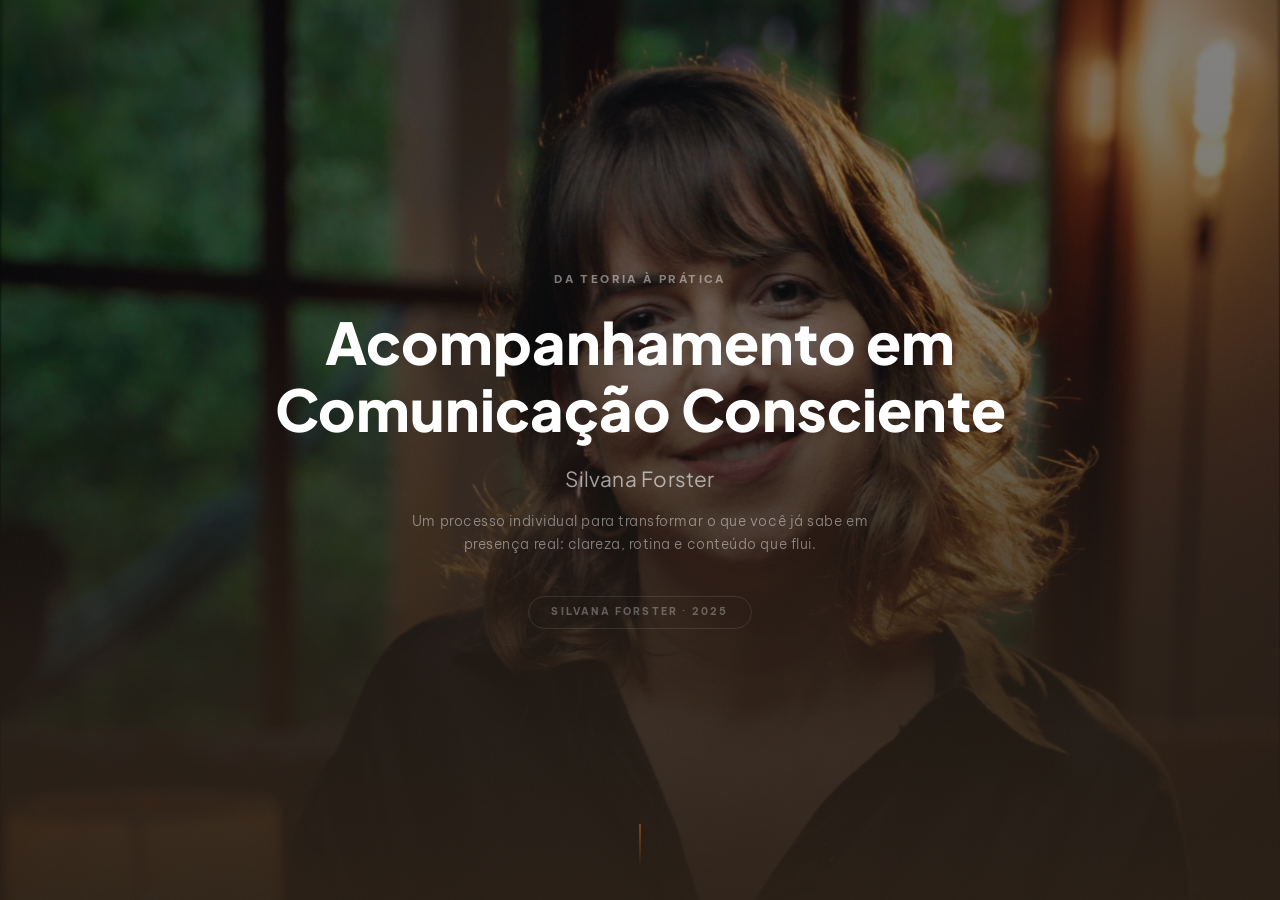
<file: comunicacao-consciente/index.html>
<!DOCTYPE html>
<html lang="pt-BR">
<head>
  <meta charset="UTF-8">
  <meta name="viewport" content="width=device-width, initial-scale=1.0">
  <title>Comunicação Consciente · Silvana Forster</title>

  <meta property="og:title" content="Acompanhamento em Comunicação Consciente — Silvana Forster" />
  <meta property="og:description" content="Da teoria à prática. Um processo individual para transformar o que você já sabe em clareza, rotina e conteúdo que flui." />
  <meta property="og:image" content="https://silvanaforster.com.br/comunicacao-consciente/silvana-foto.jpg" />
  <meta property="og:url" content="https://silvanaforster.com.br/comunicacao-consciente/" />
  <meta property="og:type" content="website" />

  <link rel="preconnect" href="https://fonts.googleapis.com">
  <link rel="preconnect" href="https://fonts.gstatic.com" crossorigin>
  <link href="https://fonts.googleapis.com/css2?family=Plus+Jakarta+Sans:ital,wght@0,300;0,400;0,500;0,600;0,700;0,800;0,900;1,400&family=Be+Vietnam+Pro:ital,wght@0,300;0,400;0,500;0,600;0,700;1,300;1,400&display=swap" rel="stylesheet">
  <link rel="stylesheet" href="assets/style.css">

  <script defer>
    document.addEventListener('DOMContentLoaded', () => {
      const container = document.querySelector('.container');
      const observer = new IntersectionObserver((entries) => {
        entries.forEach(entry => {
          if (entry.isIntersecting) {
            entry.target.classList.add('is-visible');
          }
        });
      }, { root: container, threshold: 0.12 });
      document.querySelectorAll('.slide').forEach(s => observer.observe(s));
    });
  </script>
</head>
<body>
<div class="container">

  <!-- SEÇÃO 1 — CAPA -->
  <section class="slide slide--cover" id="capa">
    <div class="slide__bg" style="background-image: url('silvana-foto.jpg')"></div>
    <div class="slide__overlay"></div>
    <div class="slide__content slide__content--center">
      <p class="slide__eyebrow">Da Teoria à Prática</p>
      <h1 class="slide__title slide__title--hero">Acompanhamento em<br>Comunicação Consciente</h1>
      <p class="slide__subtitle">Silvana Forster</p>
      <p class="slide__support">Um processo individual para transformar o que você já sabe em presença real: clareza, rotina e conteúdo que flui.</p>
      <div class="slide__badge">Silvana Forster · 2025</div>
    </div>
    <div class="scroll-hint" aria-hidden="true">
      <span></span>
    </div>
  </section>

  <!-- SEÇÃO 2 — QUEM SOU EU -->
  <section class="slide slide--split" id="quem-sou-eu">
    <div class="slide__image-half">
      <img src="silvana-foto.jpg" alt="Silvana Forster" loading="lazy">
    </div>
    <div class="slide__text-half">
      <p class="slide__eyebrow">Quem te acompanha</p>
      <h2 class="slide__title">Olá! Eu sou a Silvana.</h2>
      <p class="slide__body slide__body--dark">Trabalho para que a tua comunicação seja leve, coerente e sustentável, sem fórmulas prontas e sem perder a tua essência.</p>
      <p class="slide__body slide__body--dark">O Acompanhamento em Comunicação Consciente nasceu para quem já entendeu a importância da comunicação, mas ainda não conseguiu colocar em prática o que sabe.</p>
      <p class="slide__body slide__body--dark">É um processo de acompanhamento individual que te apoia a transformar o teu conhecimento em presença real: clareza, rotina e conteúdo que flui.</p>
      <div class="slide__credits">
        <p><strong>Silvana Forster</strong> · Comunicação Consciente</p>
        <p>@silvanaforster · silvana.ws@gmail.com</p>
      </div>
    </div>
  </section>

  <!-- SEÇÃO 3 — PRA QUEM É -->
  <section class="slide slide--creme" id="pra-quem-e">
    <div class="slide__content slide__content--center">
      <div class="slide__divider slide__divider--center"></div>
      <p class="slide__eyebrow slide__eyebrow--orange">Perfil</p>
      <h2 class="slide__title slide__title--dark">Pra quem é?</h2>
      <p class="slide__body slide__body--dark">Para a profissional que:</p>
      <div class="profile-grid">
        <div class="profile-card">
          <p>Já tem bagagem, curso, teoria, mas trava na hora de agir</p>
        </div>
        <div class="profile-card">
          <p>Busca uma comunicação que apresente seus serviços com clareza e represente quem ela é de verdade</p>
        </div>
        <div class="profile-card">
          <p>Precisa de direção, clareza e companhia para organizar ideias e construir uma comunicação viva e consistente</p>
        </div>
        <div class="profile-card">
          <p>Deseja autonomia e não dependência, quer aprender a caminhar com os próprios pés</p>
        </div>
      </div>
    </div>
  </section>

  <!-- SEÇÃO 4 — OBJETIVO -->
  <section class="slide slide--dark" id="objetivo">
    <div class="slide__content slide__content--center">
      <p class="slide__eyebrow">O que vamos construir juntas</p>
      <h2 class="slide__title">Objetivo do processo</h2>
      <p class="slide__body">Te apoiar a:</p>
      <div class="process-grid">
        <div class="process-step">
          <span class="process-step__num">01</span>
          <div class="process-step__content">
            <p class="process-step__desc">Traduzir o que tu faz em uma comunicação clara e coerente</p>
          </div>
        </div>
        <div class="process-step">
          <span class="process-step__num">02</span>
          <div class="process-step__content">
            <p class="process-step__desc">Estruturar tua presença digital com leveza e propósito</p>
          </div>
        </div>
        <div class="process-step">
          <span class="process-step__num">03</span>
          <div class="process-step__content">
            <p class="process-step__desc">Criar uma rotina de conteúdo possível, sem peso nem fórmulas</p>
          </div>
        </div>
        <div class="process-step">
          <span class="process-step__num">04</span>
          <div class="process-step__content">
            <p class="process-step__desc">Desenvolver segurança para gravar, escrever e se posicionar</p>
          </div>
        </div>
        <div class="process-step">
          <span class="process-step__num">05</span>
          <div class="process-step__content">
            <p class="process-step__desc">Organizar cenário, luz e enquadramento para gravar com o que tu tem em casa</p>
          </div>
        </div>
        <div class="process-step">
          <span class="process-step__num">06</span>
          <div class="process-step__content">
            <p class="process-step__desc">Fazer a transição da teoria para a prática, com acompanhamento e direção</p>
          </div>
        </div>
      </div>
    </div>
  </section>

  <!-- SEÇÃO 5 — COMO FUNCIONA -->
  <section class="slide slide--dark" id="estrutura">
    <div class="slide__content slide__content--center">
      <p class="slide__eyebrow">Como funciona</p>
      <h2 class="slide__title">Estrutura do processo</h2>
      <p class="slide__body">3 meses, 6 encontros quinzenais de 1h30 e suporte leve via WhatsApp entre os encontros.</p>
      <div class="two-col-layout">
        <div class="two-col-layout__col">
          <div class="process-step">
            <span class="process-step__num">01</span>
            <div class="process-step__content">
              <p class="process-step__title">Clareza e direção</p>
              <p class="process-step__desc">Entender teu momento, tua história e o que tu realmente quer comunicar. Com quem tu quer falar. O que, pra quem e por quê?</p>
            </div>
          </div>
          <div class="process-step">
            <span class="process-step__num">02</span>
            <div class="process-step__content">
              <p class="process-step__title">Organização e conteúdo</p>
              <p class="process-step__desc">Definir o assunto foco de cada mês. Abrir o guarda-chuva de temas e montar o esqueleto da tua comunicação.</p>
            </div>
          </div>
          <div class="process-step">
            <span class="process-step__num">03</span>
            <div class="process-step__content">
              <p class="process-step__title">Posicionamento e presença</p>
              <p class="process-step__desc">Definir teu tom de voz e tua forma de aparecer. Como ter coerência e mostrar bastidores nos stories.</p>
            </div>
          </div>
        </div>
        <div class="two-col-layout__col">
          <div class="process-step">
            <span class="process-step__num">04</span>
            <div class="process-step__content">
              <p class="process-step__title">Criação e estrutura</p>
              <p class="process-step__desc">Transformar ideias em falas, roteiros, legendas e conteúdos aplicáveis. Criar um banco criativo para agilizar o trabalho.</p>
            </div>
          </div>
          <div class="process-step">
            <span class="process-step__num">05</span>
            <div class="process-step__content">
              <p class="process-step__title">Prática e gravação</p>
              <p class="process-step__desc">Orientações sobre luz, enquadramento, cenário e presença em vídeo com o Samuel. Um encontro para tirar tuas dúvidas depois de assistir à aula gravada.</p>
            </div>
          </div>
          <div class="process-step">
            <span class="process-step__num">06</span>
            <div class="process-step__content">
              <p class="process-step__title">Revisão e autonomia</p>
              <p class="process-step__desc">Revisar o caminho, ajustar o calendário e criar tua rotina sustentável.</p>
            </div>
          </div>
        </div>
      </div>
    </div>
  </section>

  <!-- SEÇÃO 7 — ENTREGAS -->
  <section class="slide slide--creme" id="entregas">
    <div class="slide__content slide__content--center">
      <div class="slide__divider slide__divider--center"></div>
      <p class="slide__eyebrow slide__eyebrow--orange">O que você recebe</p>
      <h2 class="slide__title slide__title--dark">Entregas inclusas</h2>
      <div class="two-col-layout">
        <div class="two-col-layout__col">
          <div class="feature-item">
            <p class="feature-item__title">Mapa de Clareza</p>
            <p class="feature-item__desc">Documento com teus pilares e temas principais.</p>
          </div>
          <div class="feature-item">
            <p class="feature-item__title">Modelo de Calendário Mensal</p>
            <p class="feature-item__desc">Estrutura para organizar teus conteúdos mês a mês.</p>
          </div>
          <div class="feature-item">
            <p class="feature-item__title">Roteiros e carrosséis-modelo</p>
            <p class="feature-item__desc">Eu crio os 3 primeiros roteiros e 3 modelos de carrossel, compartilhados no Canva para servir de referência.</p>
          </div>
        </div>
        <div class="two-col-layout__col">
          <div class="feature-item">
            <p class="feature-item__title">Guia prático de gravação</p>
            <p class="feature-item__desc">Instruções de luz, enquadramento e cenário para gravar bem com o que tu tem em casa.</p>
          </div>
          <div class="feature-item">
            <p class="feature-item__title">Checklist de Consistência</p>
            <p class="feature-item__desc">Para manter tua comunicação viva depois que o processo termina.</p>
          </div>
        </div>
      </div>
    </div>
  </section>

  <!-- SEÇÃO 9 — INVESTIMENTO -->
  <section class="slide slide--creme" id="investimento">
    <div class="slide__content slide__content--center">
      <div class="slide__divider slide__divider--center"></div>
      <p class="slide__eyebrow slide__eyebrow--orange">Investimento</p>
      <h2 class="slide__title slide__title--dark">Prazo e valores.</h2>
      <div class="invest-info-grid">
        <div class="invest-info-card">
          <p class="invest-info-card__label">Duração</p>
          <p class="invest-info-card__value">3 meses</p>
          <p class="invest-info-card__sub">6 encontros quinzenais de 1h30 cada</p>
        </div>
        <div class="invest-info-card">
          <p class="invest-info-card__label">Acompanhamento</p>
          <p class="invest-info-card__value">Via WhatsApp</p>
          <p class="invest-info-card__sub">Suporte leve entre os encontros, no teu ritmo</p>
        </div>
      </div>
      <div class="option-card option-card--featured" id="invest-card">
        <p class="option-card__label">Acompanhamento Individual</p>
        <h3 class="option-card__title">Comunicação Consciente</h3>
        <p class="option-card__tagline">Três meses de acompanhamento individual, do diagnóstico à autonomia.</p>
        <p class="option-card__section-title">Incluso no processo</p>
        <ul>
          <li>6 encontros quinzenais de 1h30 cada</li>
          <li>Suporte leve via WhatsApp entre os encontros</li>
          <li>Mapa de Clareza (pilares e temas principais)</li>
          <li>Modelo de Calendário Mensal</li>
          <li>3 roteiros e 3 modelos de carrossel no Canva</li>
          <li>Guia prático de gravação (luz, enquadramento e cenário)</li>
          <li>Checklist de Consistência</li>
        </ul>
        <div class="option-card__price">
          <div class="option-card__price-value">R$ 2.500</div>
          <div class="option-card__price-detail">À vista no Pix ou a partir de R$ 2.600 no cartão</div>
        </div>
      </div>
    </div>
  </section>

  <!-- SEÇÃO 9 — ENCERRAMENTO -->
  <section class="slide slide--cover" id="encerramento">
    <div class="slide__bg" style="background-image: url('silvana-foto.jpg')"></div>
    <div class="slide__overlay slide__overlay--heavy"></div>
    <div class="slide__content slide__content--center">
      <p class="slide__eyebrow">Um convite</p>
      <h2 class="slide__title slide__title--hero">Se esse é o teu momento,<br>me manda uma mensagem.</h2>
      <p class="slide__subtitle">Vamos conversar para entender o que faz sentido pra ti.</p>
      <a href="https://wa.me/5551980603512" class="cta-btn" target="_blank" rel="noopener noreferrer">Falar com a Silvana pelo WhatsApp</a>
      <div class="contact">
        <p class="contact__name">Silvana Forster · Comunicação Consciente</p>
        <p class="contact__detail"><a href="https://instagram.com/silvanaforster" target="_blank" rel="noopener noreferrer">@silvanaforster</a></p>
        <p class="contact__detail"><a href="mailto:silvana.ws@gmail.com">silvana.ws@gmail.com</a></p>
        <p class="contact__detail"><a href="https://wa.me/5551980603512" target="_blank" rel="noopener noreferrer">(51) 98060-3512</a></p>
      </div>
    </div>
  </section>

</div>
</body>
</html>
</file>
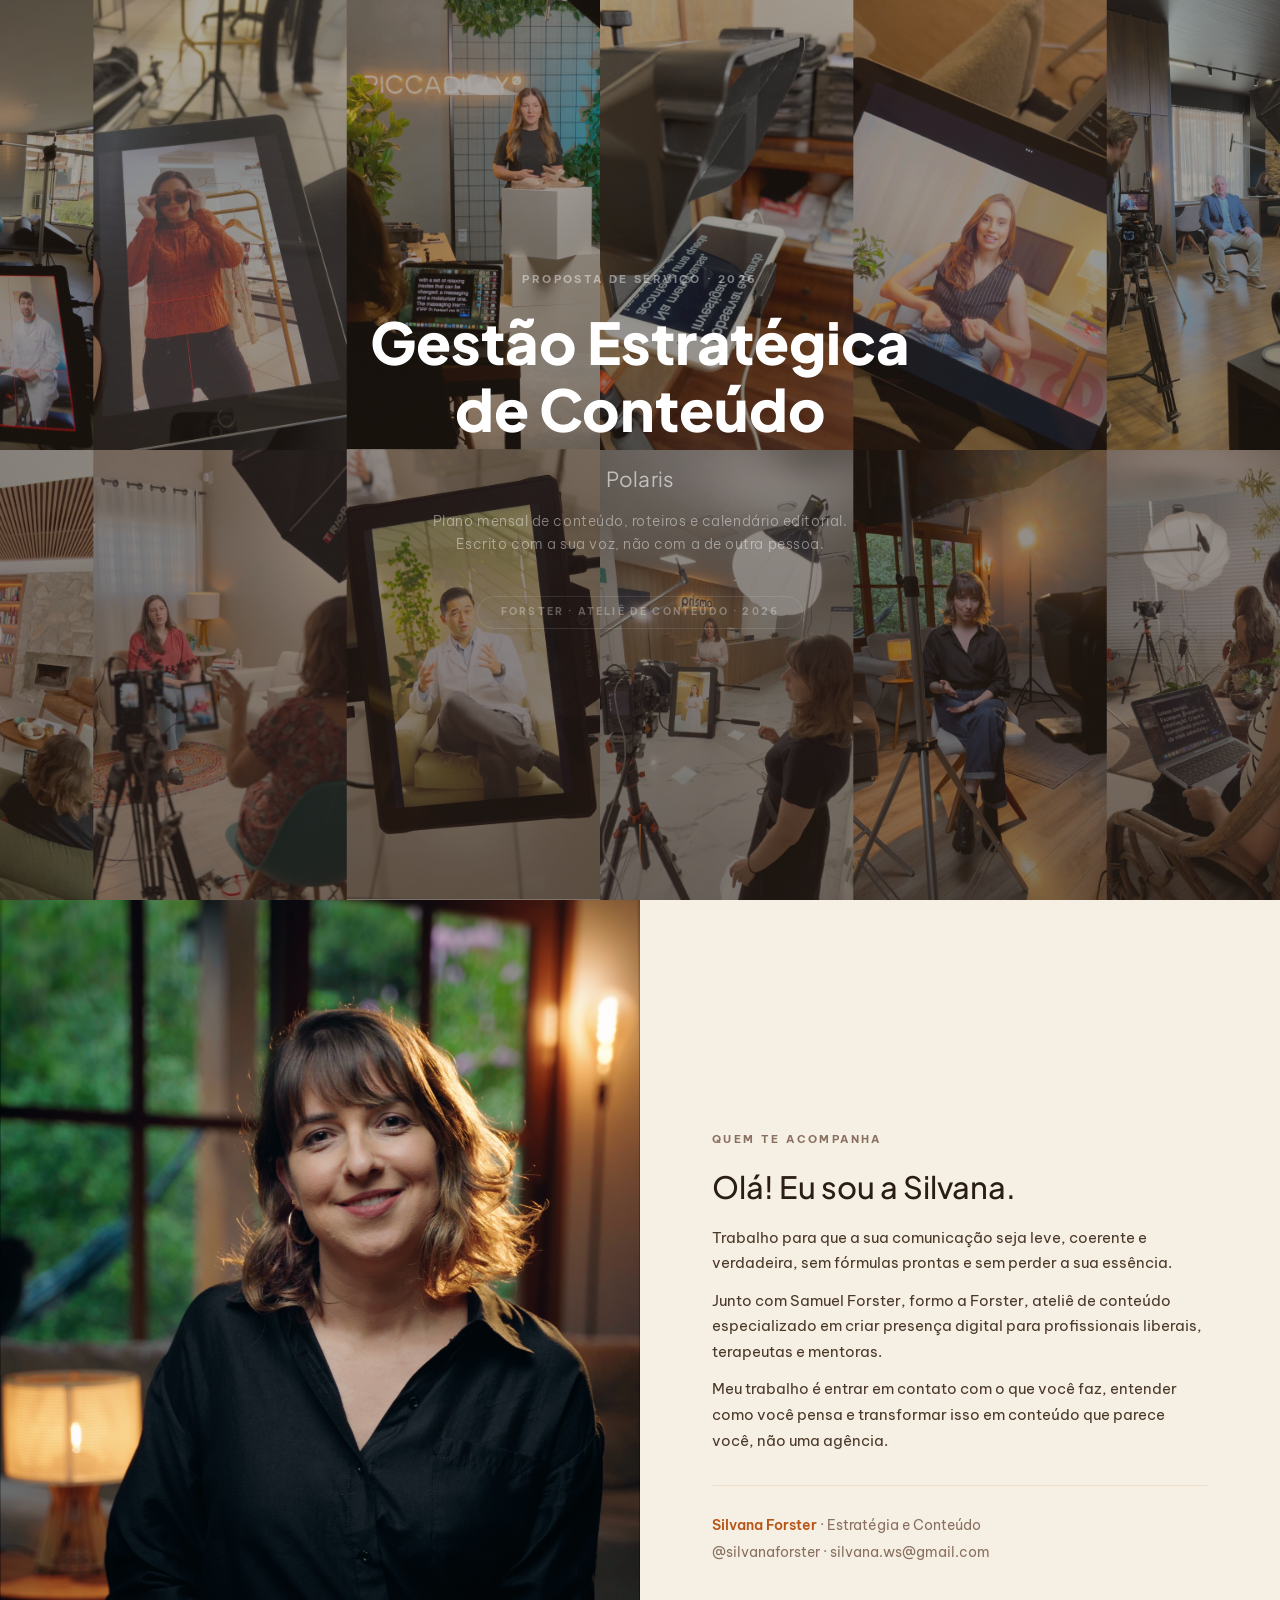
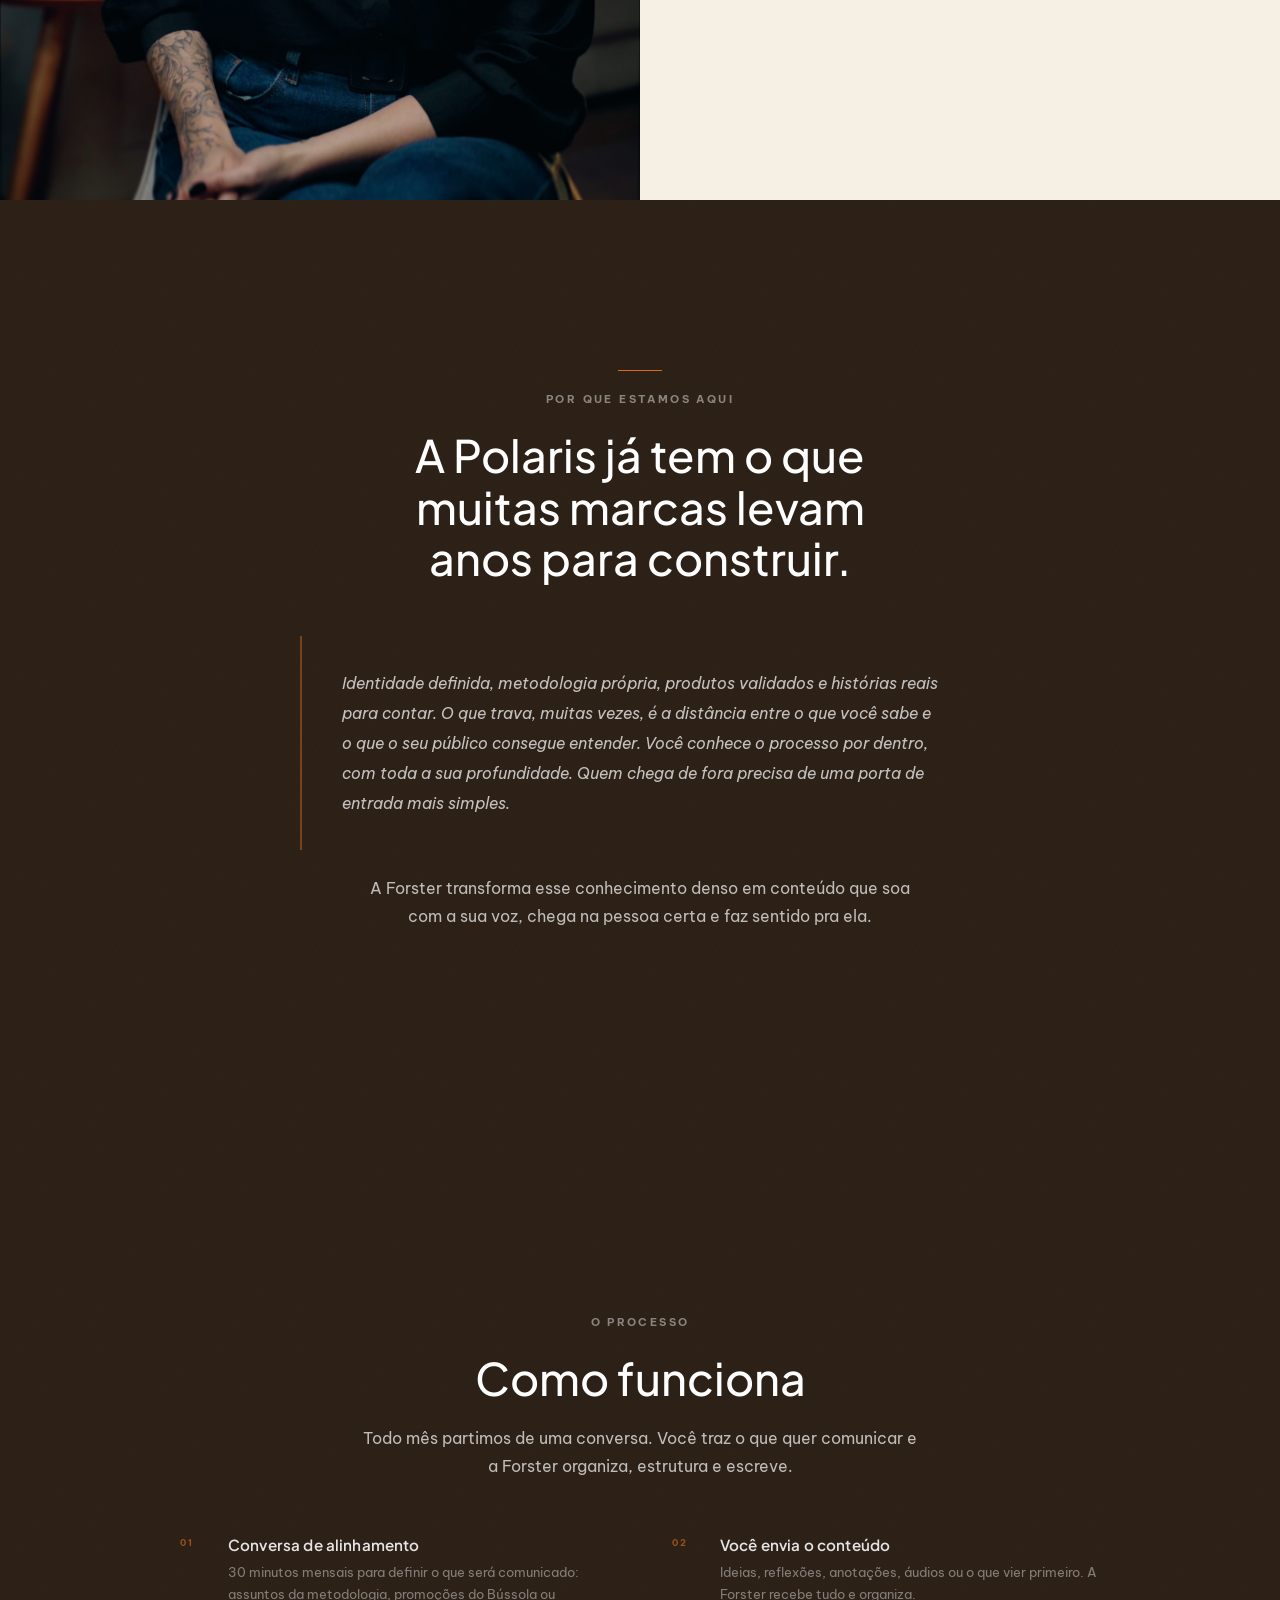
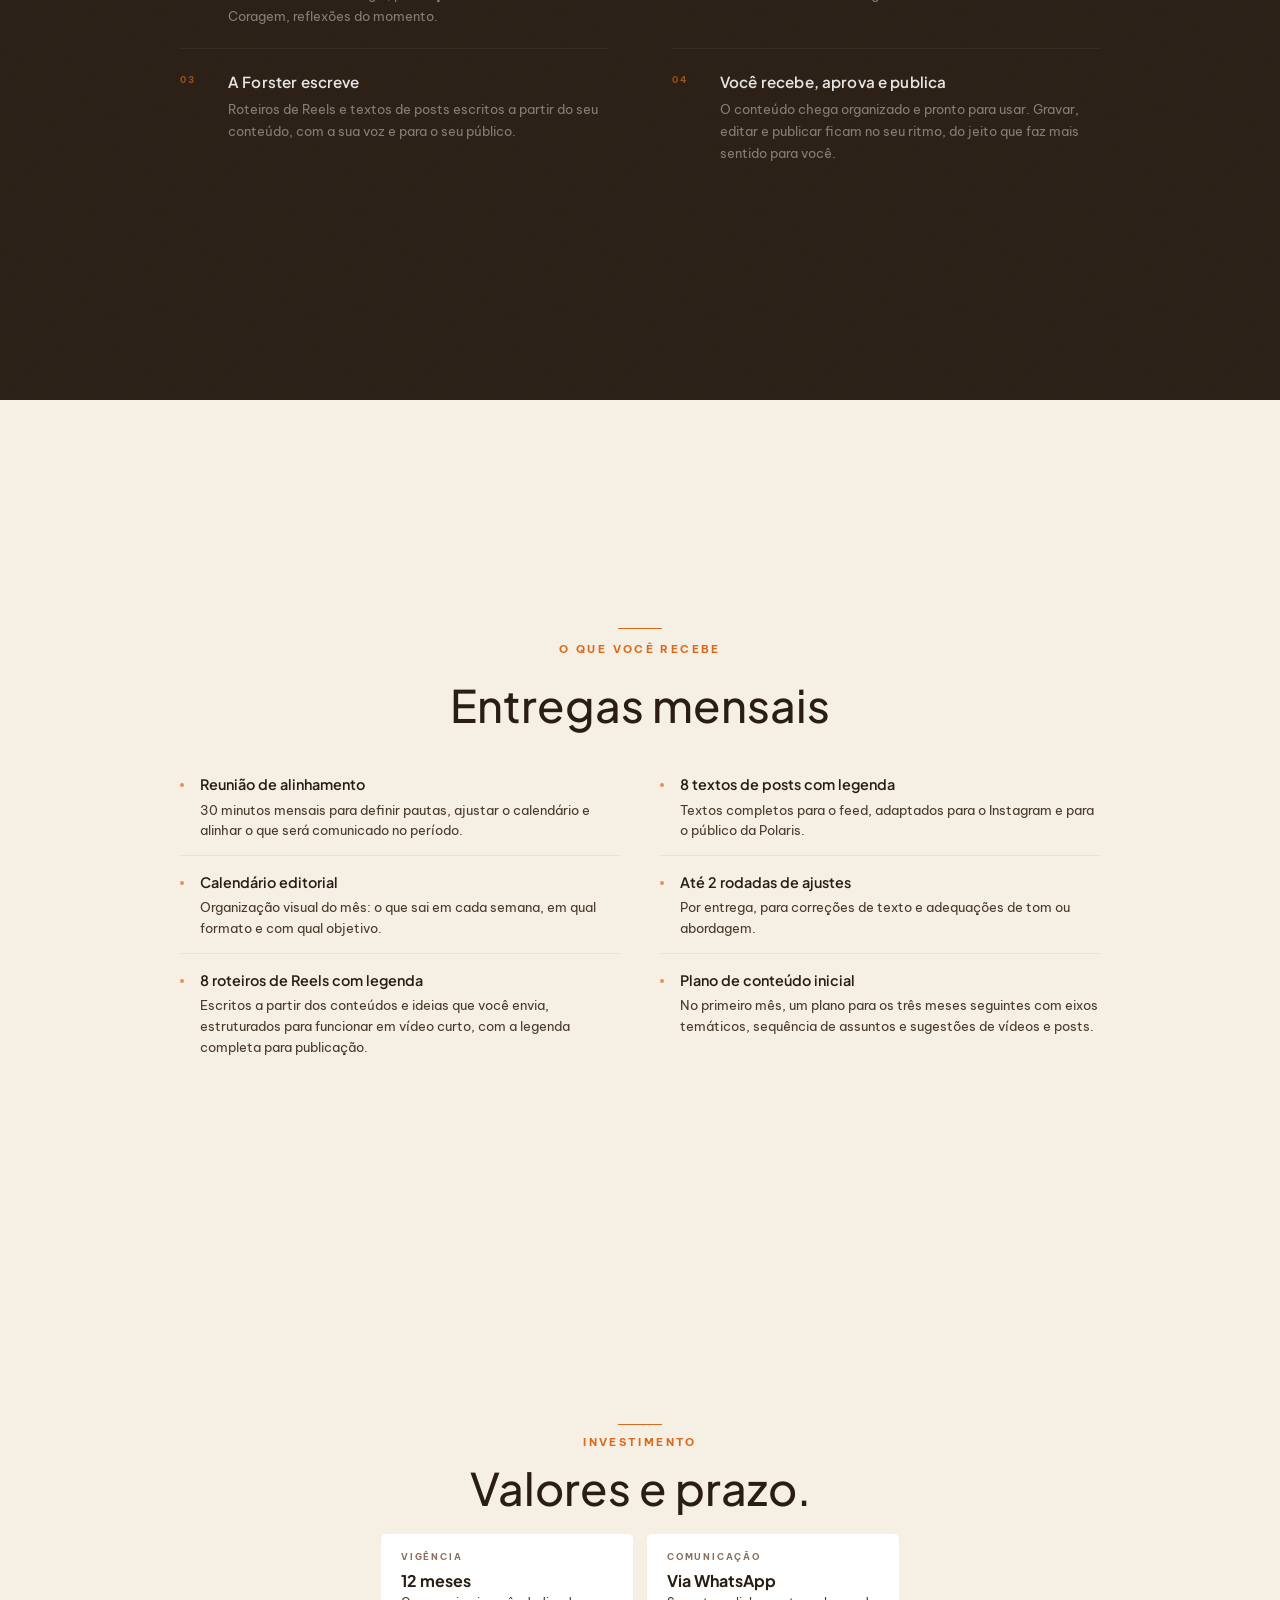
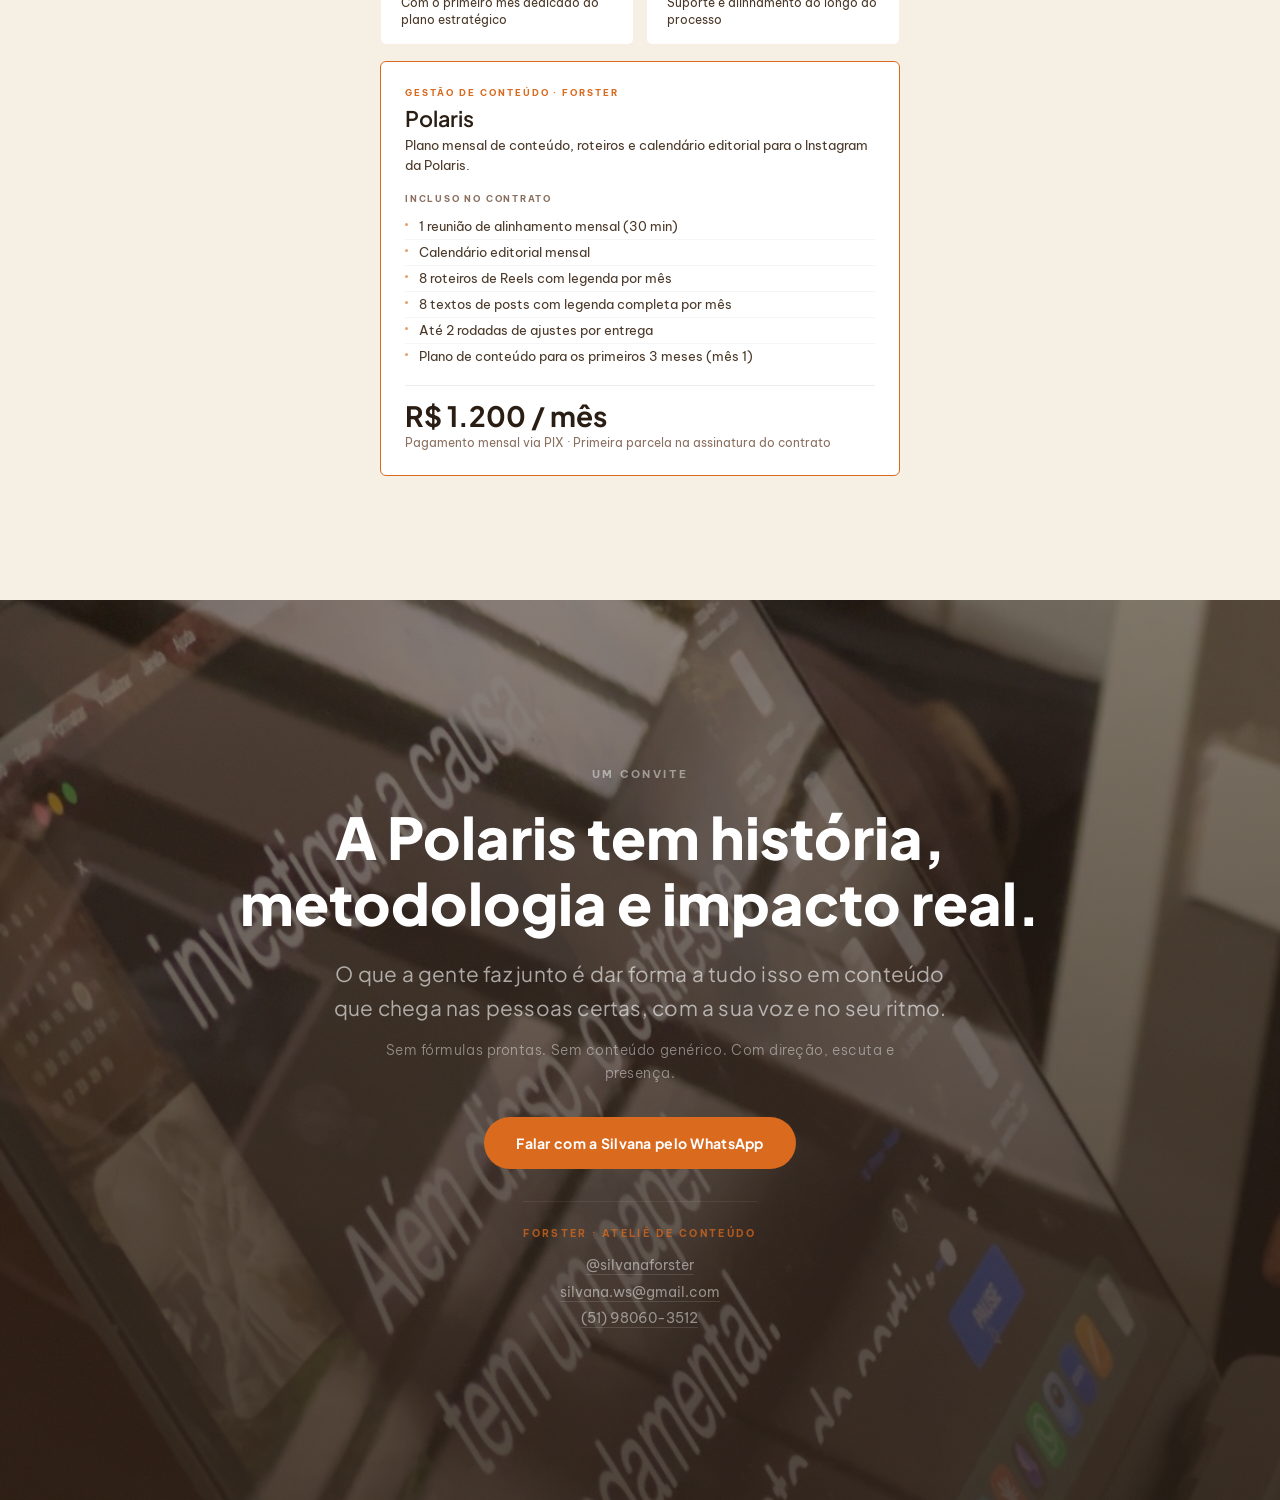
<file: proposta-polaris/index.html>
<!DOCTYPE html>
<html lang="pt-BR">
<head>
  <meta charset="UTF-8">
  <meta name="viewport" content="width=device-width, initial-scale=1.0">
  <title>Gestão de Conteúdo · Polaris · Forster</title>

  <meta property="og:title" content="Gestão de Conteúdo · Polaris · Forster" />
  <meta property="og:description" content="Plano mensal de conteúdo, roteiros e calendário editorial. Escrito com a sua voz." />
  <meta property="og:image" content="https://silvanaforster.com.br/proposta-polaris/silvana-foto.jpg" />
  <meta property="og:url" content="https://silvanaforster.com.br/proposta-polaris" />
  <meta property="og:type" content="website" />

  <link rel="preconnect" href="https://fonts.googleapis.com">
  <link rel="preconnect" href="https://fonts.gstatic.com" crossorigin>
  <link href="https://fonts.googleapis.com/css2?family=Plus+Jakarta+Sans:ital,wght@0,300;0,400;0,500;0,600;0,700;0,800;0,900;1,400&family=Be+Vietnam+Pro:ital,wght@0,300;0,400;0,500;0,600;0,700;1,300;1,400&display=swap" rel="stylesheet">
  <link rel="stylesheet" href="assets/style.css">

  <script defer>
    document.addEventListener('DOMContentLoaded', () => {
      const observer = new IntersectionObserver((entries) => {
        entries.forEach(entry => {
          if (entry.isIntersecting) {
            entry.target.classList.add('is-visible');
          }
        });
      }, { threshold: 0.12 });
      document.querySelectorAll('.slide').forEach(s => observer.observe(s));
    });
  </script>
</head>
<body>
<div class="container">

  <!-- SEÇÃO 1 — CAPA -->
  <section class="slide slide--cover" id="capa">
    <div class="slide__bg" style="background-image: url('assets/tela-inicial.png')"></div>
    <div class="slide__overlay"></div>
    <div class="slide__content slide__content--center">
      <p class="slide__eyebrow">Proposta de Serviço · 2026</p>
      <h1 class="slide__title slide__title--hero">Gestão Estratégica<br>de Conteúdo</h1>
      <p class="slide__subtitle">Polaris</p>
      <p class="slide__support">Plano mensal de conteúdo, roteiros e calendário editorial.<br>Escrito com a sua voz, não com a de outra pessoa.</p>
      <div class="slide__badge">Forster · Ateliê de Conteúdo · 2026</div>
    </div>
    <div class="scroll-hint" aria-hidden="true">
      <span></span>
    </div>
  </section>

  <!-- SEÇÃO 2 — QUEM TE ACOMPANHA -->
  <section class="slide slide--split" id="quem-te-acompanha">
    <div class="slide__image-half">
      <img src="silvana-foto.jpg" alt="Silvana Forster" loading="lazy">
    </div>
    <div class="slide__text-half">
      <p class="slide__eyebrow">Quem te acompanha</p>
      <h2 class="slide__title">Olá! Eu sou a Silvana.</h2>
      <p class="slide__body slide__body--dark">Trabalho para que a sua comunicação seja leve, coerente e verdadeira, sem fórmulas prontas e sem perder a sua essência.</p>
      <p class="slide__body slide__body--dark">Junto com Samuel Forster, formo a Forster, ateliê de conteúdo especializado em criar presença digital para profissionais liberais, terapeutas e mentoras.</p>
      <p class="slide__body slide__body--dark">Meu trabalho é entrar em contato com o que você faz, entender como você pensa e transformar isso em conteúdo que parece você, não uma agência.</p>
      <div class="slide__credits">
        <p><strong>Silvana Forster</strong> · Estratégia e Conteúdo</p>
        <p>@silvanaforster · silvana.ws@gmail.com</p>
      </div>
    </div>
  </section>

  <!-- SEÇÃO 3 — O CONTEXTO -->
  <section class="slide slide--dark" id="contexto">
    <div class="slide__content slide__content--center">
      <div class="slide__divider slide__divider--center"></div>
      <p class="slide__eyebrow">Por que estamos aqui</p>
      <h2 class="slide__title">A Polaris já tem o que<br>muitas marcas levam<br>anos para construir.</h2>
      <div class="highlight-box">
        <p>Identidade definida, metodologia própria, produtos validados e histórias reais para contar. O que trava, muitas vezes, é a distância entre o que você sabe e o que o seu público consegue entender. Você conhece o processo por dentro, com toda a sua profundidade. Quem chega de fora precisa de uma porta de entrada mais simples.</p>
      </div>
      <p class="slide__body" style="margin-top: 1.5rem; text-align: center;">A Forster transforma esse conhecimento denso em conteúdo que soa com a sua voz, chega na pessoa certa e faz sentido pra ela.</p>
    </div>
  </section>

  <!-- SEÇÃO 4 — COMO FUNCIONA -->
  <section class="slide slide--dark" id="como-funciona">
    <div class="slide__content slide__content--center">
      <p class="slide__eyebrow">O processo</p>
      <h2 class="slide__title">Como funciona</h2>
      <p class="slide__body">Todo mês partimos de uma conversa. Você traz o que quer comunicar e a Forster organiza, estrutura e escreve.</p>
      <div class="process-grid">
        <div class="process-step">
          <span class="process-step__num">01</span>
          <div class="process-step__content">
            <p class="process-step__title">Conversa de alinhamento</p>
            <p class="process-step__desc">30 minutos mensais para definir o que será comunicado: assuntos da metodologia, promoções do Bússola ou Coragem, reflexões do momento.</p>
          </div>
        </div>
        <div class="process-step">
          <span class="process-step__num">02</span>
          <div class="process-step__content">
            <p class="process-step__title">Você envia o conteúdo</p>
            <p class="process-step__desc">Ideias, reflexões, anotações, áudios ou o que vier primeiro. A Forster recebe tudo e organiza.</p>
          </div>
        </div>
        <div class="process-step">
          <span class="process-step__num">03</span>
          <div class="process-step__content">
            <p class="process-step__title">A Forster escreve</p>
            <p class="process-step__desc">Roteiros de Reels e textos de posts escritos a partir do seu conteúdo, com a sua voz e para o seu público.</p>
          </div>
        </div>
        <div class="process-step">
          <span class="process-step__num">04</span>
          <div class="process-step__content">
            <p class="process-step__title">Você recebe, aprova e publica</p>
            <p class="process-step__desc">O conteúdo chega organizado e pronto para usar. Gravar, editar e publicar ficam no seu ritmo, do jeito que faz mais sentido para você.</p>
          </div>
        </div>
      </div>
    </div>
  </section>

  <!-- SEÇÃO 5 — ENTREGAS -->
  <section class="slide slide--creme" id="entregas">
    <div class="slide__content slide__content--center">
      <div class="slide__divider slide__divider--center"></div>
      <p class="slide__eyebrow slide__eyebrow--orange">O que você recebe</p>
      <h2 class="slide__title slide__title--dark">Entregas mensais</h2>
      <div class="two-col-layout">
        <div class="two-col-layout__col">
          <div class="feature-item">
            <p class="feature-item__title">Reunião de alinhamento</p>
            <p class="feature-item__desc">30 minutos mensais para definir pautas, ajustar o calendário e alinhar o que será comunicado no período.</p>
          </div>
          <div class="feature-item">
            <p class="feature-item__title">Calendário editorial</p>
            <p class="feature-item__desc">Organização visual do mês: o que sai em cada semana, em qual formato e com qual objetivo.</p>
          </div>
          <div class="feature-item">
            <p class="feature-item__title">8 roteiros de Reels com legenda</p>
            <p class="feature-item__desc">Escritos a partir dos conteúdos e ideias que você envia, estruturados para funcionar em vídeo curto, com a legenda completa para publicação.</p>
          </div>
        </div>
        <div class="two-col-layout__col">
          <div class="feature-item">
            <p class="feature-item__title">8 textos de posts com legenda</p>
            <p class="feature-item__desc">Textos completos para o feed, adaptados para o Instagram e para o público da Polaris.</p>
          </div>
          <div class="feature-item">
            <p class="feature-item__title">Até 2 rodadas de ajustes</p>
            <p class="feature-item__desc">Por entrega, para correções de texto e adequações de tom ou abordagem.</p>
          </div>
          <div class="feature-item">
            <p class="feature-item__title">Plano de conteúdo inicial</p>
            <p class="feature-item__desc">No primeiro mês, um plano para os três meses seguintes com eixos temáticos, sequência de assuntos e sugestões de vídeos e posts.</p>
          </div>
        </div>
      </div>
    </div>
  </section>

  <!-- SEÇÃO 6 — INVESTIMENTO -->
  <section class="slide slide--creme" id="investimento">
    <div class="slide__content slide__content--center">
      <div class="slide__divider slide__divider--center"></div>
      <p class="slide__eyebrow slide__eyebrow--orange">Investimento</p>
      <h2 class="slide__title slide__title--dark">Valores e prazo.</h2>
      <div class="invest-info-grid">
        <div class="invest-info-card">
          <p class="invest-info-card__label">Vigência</p>
          <p class="invest-info-card__value">12 meses</p>
          <p class="invest-info-card__sub">Com o primeiro mês dedicado ao plano estratégico</p>
        </div>
        <div class="invest-info-card">
          <p class="invest-info-card__label">Comunicação</p>
          <p class="invest-info-card__value">Via WhatsApp</p>
          <p class="invest-info-card__sub">Suporte e alinhamento ao longo do processo</p>
        </div>
      </div>
      <div class="option-card option-card--featured" id="invest-card">
        <p class="option-card__label">Gestão de Conteúdo · Forster</p>
        <h3 class="option-card__title">Polaris</h3>
        <p class="option-card__tagline">Plano mensal de conteúdo, roteiros e calendário editorial para o Instagram da Polaris.</p>
        <p class="option-card__section-title">Incluso no contrato</p>
        <ul>
          <li>1 reunião de alinhamento mensal (30 min)</li>
          <li>Calendário editorial mensal</li>
          <li>8 roteiros de Reels com legenda por mês</li>
          <li>8 textos de posts com legenda completa por mês</li>
          <li>Até 2 rodadas de ajustes por entrega</li>
          <li>Plano de conteúdo para os primeiros 3 meses (mês 1)</li>
        </ul>
        <div class="option-card__price">
          <div class="option-card__price-value">R$ 1.200 / mês</div>
          <div class="option-card__price-detail">Pagamento mensal via PIX · Primeira parcela na assinatura do contrato</div>
        </div>
      </div>
    </div>
  </section>

  <!-- SEÇÃO 7 — ENCERRAMENTO -->
  <section class="slide slide--cover" id="encerramento">
    <div class="slide__bg" style="background-image: url('assets/IMG_1352.jpeg')"></div>
    <div class="slide__overlay slide__overlay--heavy"></div>
    <div class="slide__content slide__content--center">
      <p class="slide__eyebrow">Um convite</p>
      <h2 class="slide__title slide__title--hero">A Polaris tem história,<br>metodologia e impacto real.</h2>
      <p class="slide__subtitle">O que a gente faz junto é dar forma a tudo isso em conteúdo que chega nas pessoas certas, com a sua voz e no seu ritmo.</p>
      <p class="slide__support">Sem fórmulas prontas. Sem conteúdo genérico. Com direção, escuta e presença.</p>
      <a href="https://wa.me/5551980603512" class="cta-btn" target="_blank" rel="noopener noreferrer">Falar com a Silvana pelo WhatsApp</a>
      <div class="contact">
        <p class="contact__name">Forster · Ateliê de Conteúdo</p>
        <p class="contact__detail"><a href="https://instagram.com/silvanaforster" target="_blank" rel="noopener noreferrer">@silvanaforster</a></p>
        <p class="contact__detail"><a href="mailto:silvana.ws@gmail.com">silvana.ws@gmail.com</a></p>
        <p class="contact__detail"><a href="https://wa.me/5551980603512" target="_blank" rel="noopener noreferrer">(51) 98060-3512</a></p>
      </div>
    </div>
  </section>

</div>
</body>
</html>
</file>
<file: comunicacao-consciente/assets/style.css>
/* ==========================================================================
   Comunicação Consciente — Silvana Forster
   Paleta: #D96A1E laranja · #F5EFE4 creme · #2A1E14 dark
   Fontes: Plus Jakarta Sans · Be Vietnam Pro
   ========================================================================== */

/* --- Reset & Base --- */
*, *::before, *::after {
  margin: 0;
  padding: 0;
  box-sizing: border-box;
}

:root {
  --laranja: #D96A1E;
  --laranja-dark: #B85518;
  --creme: #F5EFE4;
  --creme-dark: #EDE4D6;
  --creme-border: rgba(217, 106, 30, 0.12);
  --dark: #2A1E14;
  --text: #2A1E14;
  --text-muted: #4A3828;
  --text-light: #8A7060;
}

html,
body {
  height: 100%;
  overflow: hidden;
  -webkit-font-smoothing: antialiased;
  -moz-osx-font-smoothing: grayscale;
}

a:focus-visible {
  outline: 2px solid var(--laranja);
  outline-offset: 4px;
  border-radius: 2px;
}

body {
  font-family: 'Be Vietnam Pro', -apple-system, BlinkMacSystemFont, sans-serif;
  font-weight: 400;
  color: var(--text);
  background: var(--creme);
  line-height: 1.65;
}

/* --- Scroll container --- */
.container {
  height: 100svh;
  overflow-y: scroll;
  scroll-snap-type: y mandatory;
  scroll-behavior: smooth;
}

img {
  display: block;
  width: 100%;
  height: 100%;
  object-fit: cover;
}

/* --- Typography --- */
.slide__eyebrow {
  font-family: 'Be Vietnam Pro', sans-serif;
  font-size: 0.68rem;
  font-weight: 700;
  letter-spacing: 0.22em;
  text-transform: uppercase;
  color: rgba(255, 255, 255, 0.45);
  margin-bottom: 1.25rem;
}

.slide__eyebrow--orange {
  color: var(--laranja);
  opacity: 0.85;
}

.slide__title {
  font-family: 'Plus Jakarta Sans', sans-serif;
  font-weight: 500;
  font-size: clamp(1.8rem, 3.5vw, 3rem);
  line-height: 1.15;
  color: #fff;
  margin-bottom: 1.25rem;
  text-wrap: balance;
}

.slide__title--hero {
  font-size: clamp(2.2rem, 4.5vw, 3.8rem);
  font-weight: 800;
}

.slide__title--dark {
  color: var(--text);
}

.slide__subtitle {
  font-family: 'Plus Jakarta Sans', sans-serif;
  font-size: clamp(1rem, 1.8vw, 1.3rem);
  font-weight: 400;
  color: rgba(255, 255, 255, 0.6);
  letter-spacing: 0.01em;
  text-wrap: balance;
}

.slide__support {
  font-family: 'Be Vietnam Pro', sans-serif;
  font-size: 0.85rem;
  font-weight: 300;
  color: rgba(255, 255, 255, 0.45);
  letter-spacing: 0.04em;
  margin-top: 0.85rem;
  max-width: 520px;
  line-height: 1.7;
}

.slide__body {
  font-family: 'Be Vietnam Pro', sans-serif;
  font-size: 1rem;
  line-height: 1.75;
  color: rgba(255, 255, 255, 0.7);
  max-width: 560px;
  text-wrap: pretty;
  margin-bottom: 0;
}

.slide__body--dark {
  color: var(--text-muted);
}

.slide__divider {
  width: 44px;
  height: 1px;
  background: var(--laranja);
  opacity: 0.5;
  margin-bottom: 1.25rem;
}

.slide__divider--center {
  margin-left: auto;
  margin-right: auto;
}

.slide__badge {
  font-family: 'Be Vietnam Pro', sans-serif;
  font-size: 0.62rem;
  font-weight: 700;
  letter-spacing: 0.22em;
  text-transform: uppercase;
  color: rgba(255, 255, 255, 0.3);
  margin-top: 2.5rem;
  padding: 0.45rem 1.4rem;
  border: 1px solid rgba(255, 255, 255, 0.1);
  border-radius: 100px;
}

.slide__credits {
  margin-top: 2rem;
  padding-top: 1.75rem;
  border-top: 1px solid var(--creme-border);
  width: 100%;
}

.slide__credits p {
  font-size: 0.85rem;
  color: var(--text-light);
  margin-bottom: 0.3rem;
  text-align: left;
}

.slide__credits strong {
  color: var(--laranja-dark);
  font-weight: 600;
}

/* ==========================================================================
   SLIDE BASE
   ========================================================================== */

.slide {
  position: relative;
  width: 100%;
  height: 100svh;
  display: flex;
  flex-direction: column;
  align-items: center;
  justify-content: center;
  scroll-snap-align: start;
  scroll-snap-stop: always;
  overflow: hidden;
}

.slide__bg {
  position: absolute;
  inset: 0;
  background-size: cover;
  background-position: center;
  z-index: 0;
  transform: scale(1.04);
  transition: transform 1.8s cubic-bezier(0.25, 0.1, 0.25, 1);
}

.slide.is-visible .slide__bg {
  transform: scale(1);
}

.slide__overlay {
  position: absolute;
  inset: 0;
  background: linear-gradient(180deg, rgba(42,30,20,0.38) 0%, rgba(42,30,20,0.6) 100%);
  z-index: 1;
}

.slide__overlay--heavy {
  background: linear-gradient(180deg, rgba(42,30,20,0.55) 0%, rgba(42,30,20,0.82) 100%);
}

.slide__content {
  position: relative;
  z-index: 2;
  padding: 3rem 4rem;
  width: 100%;
  max-width: 1100px;
}

.slide__content--center {
  text-align: center;
  display: flex;
  flex-direction: column;
  align-items: center;
}

/* --- Slide variants --- */
.slide--creme {
  background: var(--creme);
}

.slide--dark {
  background: var(--dark);
}

/* --- Cover --- */
.slide--cover .slide__content {
  display: flex;
  flex-direction: column;
  align-items: center;
  justify-content: center;
}

/* --- Hero (capa) --- */
#capa .slide__bg {
  filter: brightness(0.52);
  background-position: center 18%;
}

#capa .slide__overlay {
  background: linear-gradient(
    180deg,
    rgba(42,30,20,0.04) 0%,
    rgba(42,30,20,0.12) 38%,
    rgba(42,30,20,0.68) 72%,
    rgba(42,30,20,0.92) 100%
  );
}

/* Scroll hint */
.scroll-hint {
  position: absolute;
  bottom: 2rem;
  left: 50%;
  transform: translateX(-50%);
  z-index: 3;
}

.scroll-hint span {
  display: block;
  width: 1px;
  height: 44px;
  background: linear-gradient(180deg, var(--laranja), transparent);
  animation: scrollPulse 2.2s ease-in-out infinite;
}

@keyframes scrollPulse {
  0%, 100% { opacity: 0.25; transform: scaleY(0.55); }
  50%       { opacity: 0.9;  transform: scaleY(1); }
}

/* --- Split Layout (Quem sou eu) --- */
.slide--split {
  display: grid;
  grid-template-columns: 1fr 1fr;
  height: 100svh;
  background: var(--creme);
}

.slide__image-half {
  position: relative;
  overflow: hidden;
  background: #111;
  height: 100svh;
}

.slide__image-half img {
  object-position: center 20%;
}

.slide__text-half {
  display: flex;
  flex-direction: column;
  justify-content: center;
  padding: 3.5rem 4.5rem;
  background: var(--creme);
  overflow: hidden;
}

.slide__text-half .slide__eyebrow {
  color: var(--text-light);
}

.slide__text-half .slide__title {
  font-size: clamp(1.4rem, 2.4vw, 2rem);
  color: var(--text);
}

.slide__text-half .slide__body {
  color: var(--text-muted);
  max-width: none;
  font-size: 0.93rem;
  line-height: 1.72;
}

.slide__text-half .slide__body + .slide__body {
  margin-top: 0.75rem;
}

.slide--split .slide__credits {
  border-top-color: var(--creme-border);
}

.slide--split .slide__credits p {
  color: var(--text-light);
}

.slide--split .slide__credits strong {
  color: var(--laranja-dark);
}

/* --- Noise Texture --- */
.slide--cover::after,
.slide--dark::after {
  content: '';
  position: absolute;
  inset: 0;
  z-index: 1;
  background-image: url("data:image/svg+xml,%3Csvg viewBox='0 0 256 256' xmlns='http://www.w3.org/2000/svg'%3E%3Cfilter id='n'%3E%3CfeTurbulence type='fractalNoise' baseFrequency='0.85' numOctaves='4' stitchTiles='stitch'/%3E%3C/filter%3E%3Crect width='100%25' height='100%25' filter='url(%23n)' opacity='0.03'/%3E%3C/svg%3E");
  background-size: 200px 200px;
  pointer-events: none;
}

/* ==========================================================================
   PROCESSO — numbered steps
   ========================================================================== */

.process-grid {
  display: grid;
  grid-template-columns: 1fr 1fr;
  gap: 0 4rem;
  margin-top: 2rem;
  max-width: 920px;
  width: 100%;
  text-align: left;
}

/* 1-column variant for split sections (3 steps each) */
.process-grid--single {
  grid-template-columns: 1fr;
  max-width: 600px;
  gap: 0;
}

.process-step {
  display: flex;
  align-items: flex-start;
  gap: 1.2rem;
  padding: 1.25rem 0;
  border-bottom: 1px solid rgba(255, 255, 255, 0.05);
}

.process-step:last-child {
  border-bottom: none;
}

/* 2-col grid: last item of odd-count rows */
.process-grid:not(.process-grid--single) .process-step:nth-last-child(2):nth-child(odd) {
  border-bottom: none;
}

.process-step__num {
  font-family: 'Be Vietnam Pro', sans-serif;
  font-size: 0.58rem;
  font-weight: 700;
  letter-spacing: 0.18em;
  color: var(--laranja);
  opacity: 0.65;
  flex-shrink: 0;
  padding-top: 0.2rem;
  min-width: 1.8rem;
}

.process-step__content {
  flex: 1;
}

.process-step__title {
  font-family: 'Plus Jakarta Sans', sans-serif;
  font-size: 0.95rem;
  font-weight: 600;
  color: rgba(255, 255, 255, 0.88);
  margin-bottom: 0.3rem;
  letter-spacing: 0.01em;
}

.process-step__desc {
  font-size: 0.84rem;
  color: rgba(255, 255, 255, 0.42);
  line-height: 1.65;
  text-wrap: pretty;
}

/* --- Condensed: #objetivo (6 steps, no titles) --- */
#objetivo .slide__content {
  padding: 2.5rem 3.5rem;
}

#objetivo .slide__title {
  margin-bottom: 0.75rem;
}

#objetivo .slide__body {
  margin-bottom: 0;
}

#objetivo .process-grid {
  margin-top: 1.5rem;
  gap: 0 3.5rem;
}

#objetivo .process-step {
  padding: 0.85rem 0;
}

#objetivo .process-step__desc {
  font-size: 0.82rem;
  line-height: 1.55;
}

/* ==========================================================================
   TWO-COL LAYOUT — seções unificadas em duas colunas
   ========================================================================== */

.two-col-layout {
  display: grid;
  grid-template-columns: 1fr 1fr;
  gap: 0 2.5rem;
  margin-top: 1.75rem;
  max-width: 920px;
  width: 100%;
  align-items: start;
  text-align: left;
}

.two-col-layout__col {
  display: flex;
  flex-direction: column;
}

/* Último item de cada coluna perde o border */
.two-col-layout .process-step:last-child,
.two-col-layout .feature-item:last-child {
  border-bottom: none;
}

/* Condensado: #estrutura */
#estrutura .slide__content {
  padding: 2.5rem 3.5rem;
}

#estrutura .slide__title {
  margin-bottom: 0.5rem;
}

#estrutura .slide__body {
  font-size: 0.83rem;
  margin-bottom: 0;
}

#estrutura .process-step {
  padding: 0.8rem 0;
}

#estrutura .process-step__title {
  font-size: 0.88rem;
  margin-bottom: 0.2rem;
}

#estrutura .process-step__desc {
  font-size: 0.78rem;
  line-height: 1.55;
}

/* Condensado: #entregas */
#entregas .slide__content {
  padding: 2.5rem 3.5rem;
}

#entregas .slide__divider {
  margin-bottom: 0.75rem;
}

#entregas .slide__title {
  margin-bottom: 0;
}

#entregas .feature-item {
  padding: 0.9rem 0 0.9rem 1.25rem;
}

#entregas .feature-item__title {
  font-size: 0.9rem;
}

#entregas .feature-item__desc {
  font-size: 0.82rem;
  line-height: 1.58;
}

/* ==========================================================================
   PERFIL — 2×2 cards
   ========================================================================== */

.profile-grid {
  display: grid;
  grid-template-columns: 1fr 1fr;
  gap: 0.75rem;
  margin-top: 1.5rem;
  max-width: 820px;
  width: 100%;
  text-align: left;
}

.profile-card {
  background: #fff;
  border: 1px solid var(--creme-border);
  border-radius: 6px;
  padding: 1.1rem 1.25rem;
}

.profile-card p {
  font-size: 0.87rem;
  color: var(--text-muted);
  line-height: 1.68;
}

/* --- Condensed: #pra-quem-e --- */
#pra-quem-e .slide__content {
  padding: 2.5rem 3.5rem;
}

#pra-quem-e .slide__eyebrow {
  margin-bottom: 0.75rem;
}

#pra-quem-e .slide__divider {
  margin-bottom: 0.75rem;
}

#pra-quem-e .slide__title {
  margin-bottom: 0.75rem;
}

#pra-quem-e .slide__body {
  margin-bottom: 0;
}

/* ==========================================================================
   ENTREGAS — feature list
   ========================================================================== */

.feature-list {
  width: 100%;
  max-width: 680px;
  margin-top: 1.75rem;
  text-align: left;
}

.feature-item {
  display: flex;
  flex-direction: column;
  padding: 1.1rem 0 1.1rem 1.4rem;
  border-bottom: 1px solid var(--creme-border);
  position: relative;
}

.feature-item::before {
  content: '';
  position: absolute;
  left: 0;
  top: 1.55rem;
  width: 4px;
  height: 4px;
  border-radius: 50%;
  background: var(--laranja);
  opacity: 0.7;
}

.feature-item:last-child {
  border-bottom: none;
}

.feature-item__title {
  font-family: 'Plus Jakarta Sans', sans-serif;
  font-size: 0.93rem;
  font-weight: 600;
  color: var(--text);
  margin-bottom: 0.18rem;
}

.feature-item__desc {
  font-size: 0.84rem;
  color: var(--text-muted);
  line-height: 1.62;
}

/* ==========================================================================
   INVESTIMENTO — info cards + option card
   ========================================================================== */

#investimento .slide__content {
  padding: 2rem 3.5rem;
}

#investimento .slide__eyebrow {
  margin-bottom: 0.6rem;
}

#investimento .slide__divider {
  margin-bottom: 0.6rem;
}

#investimento .slide__title {
  margin-bottom: 0;
}

.invest-info-grid {
  display: grid;
  grid-template-columns: 1fr 1fr;
  gap: 0.75rem;
  margin-top: 1.25rem;
  max-width: 520px;
  width: 100%;
  text-align: left;
}

.invest-info-card {
  background: #fff;
  border: 1px solid var(--creme-border);
  border-radius: 6px;
  padding: 1rem 1.25rem;
}

.invest-info-card__label {
  font-family: 'Be Vietnam Pro', sans-serif;
  font-size: 0.56rem;
  font-weight: 700;
  letter-spacing: 0.2em;
  text-transform: uppercase;
  color: var(--text-light);
  margin-bottom: 0.4rem;
}

.invest-info-card__value {
  font-family: 'Plus Jakarta Sans', sans-serif;
  font-size: 1rem;
  font-weight: 700;
  color: var(--text);
  margin-bottom: 0.2rem;
  line-height: 1.2;
}

.invest-info-card__sub {
  font-size: 0.74rem;
  color: var(--text-muted);
  line-height: 1.45;
}

.option-card {
  background: #fff;
  border-radius: 6px;
  border: 1px solid rgba(0, 0, 0, 0.07);
  padding: 1.5rem;
  text-align: left;
  position: relative;
  width: 100%;
  transition: box-shadow 0.3s ease;
}

.option-card:hover {
  box-shadow: 0 8px 36px rgba(0, 0, 0, 0.08);
}

.option-card--featured {
  border-color: var(--laranja);
  border-width: 1.5px;
}

#invest-card {
  max-width: 520px;
  margin-top: 1rem;
}

.option-card__label {
  font-family: 'Be Vietnam Pro', sans-serif;
  font-size: 0.56rem;
  font-weight: 700;
  letter-spacing: 0.22em;
  text-transform: uppercase;
  color: var(--laranja);
  margin-bottom: 0.35rem;
}

.option-card__title {
  font-family: 'Plus Jakarta Sans', sans-serif;
  font-size: 1.35rem;
  font-weight: 600;
  color: var(--text);
  margin-bottom: 0.25rem;
  line-height: 1.2;
}

.option-card__tagline {
  font-size: 0.82rem;
  color: var(--text-muted);
  margin-bottom: 1rem;
  line-height: 1.5;
  font-family: 'Be Vietnam Pro', sans-serif;
}

.option-card__section-title {
  font-size: 0.56rem;
  font-weight: 700;
  letter-spacing: 0.2em;
  text-transform: uppercase;
  color: var(--text-light);
  margin-bottom: 0.5rem;
  margin-top: 1rem;
}

.option-card ul {
  list-style: none;
}

.option-card ul li {
  font-size: 0.8rem;
  color: var(--text-muted);
  padding: 0.22rem 0 0.22rem 0.9rem;
  position: relative;
  line-height: 1.4;
  border-bottom: 1px solid rgba(0, 0, 0, 0.04);
}

.option-card ul li:last-child {
  border-bottom: none;
}

.option-card ul li::before {
  content: '';
  position: absolute;
  left: 0;
  top: 0.55rem;
  width: 3px;
  height: 3px;
  border-radius: 50%;
  background: var(--laranja);
  opacity: 0.65;
}

.option-card__price {
  margin-top: 1rem;
  padding-top: 1rem;
  border-top: 1px solid rgba(0, 0, 0, 0.07);
}

.option-card__price-value {
  font-family: 'Plus Jakarta Sans', sans-serif;
  font-size: 1.75rem;
  font-weight: 700;
  color: var(--text);
  line-height: 1;
}

.option-card__price-detail {
  font-size: 0.74rem;
  color: var(--text-light);
  margin-top: 0.3rem;
  line-height: 1.4;
}

/* ==========================================================================
   CONVITE — highlight box
   ========================================================================== */

.highlight-box {
  max-width: 680px;
  margin: 2rem auto 0;
  padding: 2rem 2.5rem;
  border-left: 2px solid rgba(217, 106, 30, 0.45);
  text-align: left;
}

.highlight-box p {
  font-family: 'Be Vietnam Pro', sans-serif;
  font-size: 1rem;
  color: rgba(255, 255, 255, 0.72);
  line-height: 1.88;
  font-style: italic;
  text-wrap: pretty;
}

/* ==========================================================================
   CTA + ENCERRAMENTO
   ========================================================================== */

#encerramento .cta-btn {
  margin-top: 2rem;
}

#encerramento .contact {
  margin-top: 2rem;
  padding-top: 1.5rem;
}

.cta-btn {
  display: inline-flex;
  align-items: center;
  gap: 8px;
  font-family: 'Plus Jakarta Sans', sans-serif;
  font-size: 0.88rem;
  font-weight: 700;
  background: var(--laranja);
  color: #fff;
  border-radius: 100px;
  padding: 0.9rem 2rem;
  text-decoration: none;
  margin-top: 2rem;
  letter-spacing: 0.02em;
  transition: background 0.2s ease, transform 0.15s ease;
}

.cta-btn:hover {
  background: var(--laranja-dark);
  transform: translateY(-2px);
}

#encerramento .slide__bg {
  filter: brightness(0.38);
  background-position: center 25%;
}

.contact {
  margin-top: 2.5rem;
  padding-top: 1.75rem;
  border-top: 1px solid rgba(255, 255, 255, 0.07);
}

.contact__name {
  font-family: 'Be Vietnam Pro', sans-serif;
  font-size: 0.62rem;
  font-weight: 700;
  letter-spacing: 0.24em;
  text-transform: uppercase;
  color: var(--laranja);
  opacity: 0.75;
  margin-bottom: 0.75rem;
}

.contact__detail {
  font-size: 0.88rem;
  color: rgba(255, 255, 255, 0.48);
  margin-bottom: 0.2rem;
}

.contact__detail a {
  color: inherit;
  text-decoration: none;
  border-bottom: 1px solid rgba(255, 255, 255, 0.12);
  transition: color 0.3s ease, border-color 0.3s ease;
}

.contact__detail a:hover {
  color: rgba(255, 255, 255, 0.75);
  border-color: rgba(255, 255, 255, 0.35);
}

/* ==========================================================================
   ANIMATIONS
   ========================================================================== */

.slide__eyebrow,
.slide__title,
.slide__subtitle,
.slide__support,
.slide__body,
.slide__badge,
.slide__credits,
.slide__divider,
.process-grid,
.process-step,
.two-col-layout,
.profile-grid,
.feature-list,
.invest-info-grid,
.option-card,
.highlight-box,
.cta-btn,
.contact {
  opacity: 0;
  transform: translateY(12px);
  transition: opacity 0.9s cubic-bezier(0.25, 0.1, 0.25, 1),
              transform 0.9s cubic-bezier(0.25, 0.1, 0.25, 1);
}

.slide.is-visible .slide__eyebrow,
.slide.is-visible .slide__title,
.slide.is-visible .slide__subtitle,
.slide.is-visible .slide__support,
.slide.is-visible .slide__body,
.slide.is-visible .slide__badge,
.slide.is-visible .slide__credits,
.slide.is-visible .slide__divider,
.slide.is-visible .process-grid,
.slide.is-visible .process-step,
.slide.is-visible .two-col-layout,
.slide.is-visible .profile-grid,
.slide.is-visible .feature-list,
.slide.is-visible .invest-info-grid,
.slide.is-visible .option-card,
.slide.is-visible .highlight-box,
.slide.is-visible .cta-btn,
.slide.is-visible .contact {
  opacity: 1;
  transform: translateY(0);
}

.slide.is-visible .slide__divider   { transition-delay: 0.05s; }
.slide.is-visible .slide__eyebrow   { transition-delay: 0.12s; }
.slide.is-visible .slide__title     { transition-delay: 0.24s; }
.slide.is-visible .slide__subtitle  { transition-delay: 0.38s; }
.slide.is-visible .slide__support   { transition-delay: 0.46s; }
.slide.is-visible .slide__body      { transition-delay: 0.48s; }
.slide.is-visible .slide__badge     { transition-delay: 0.58s; }
.slide.is-visible .slide__credits   { transition-delay: 0.62s; }
.slide.is-visible .process-grid     { transition-delay: 0.32s; }
.slide.is-visible .two-col-layout   { transition-delay: 0.32s; }
.slide.is-visible .profile-grid     { transition-delay: 0.32s; }
.slide.is-visible .feature-list     { transition-delay: 0.32s; }
.slide.is-visible .invest-info-grid { transition-delay: 0.32s; }
.slide.is-visible .option-card      { transition-delay: 0.46s; }
.slide.is-visible .highlight-box    { transition-delay: 0.32s; }
.slide.is-visible .cta-btn          { transition-delay: 0.46s; }
.slide.is-visible .contact          { transition-delay: 0.58s; }

.slide.is-visible .process-step:nth-child(1) { transition-delay: 0.26s; }
.slide.is-visible .process-step:nth-child(2) { transition-delay: 0.34s; }
.slide.is-visible .process-step:nth-child(3) { transition-delay: 0.42s; }
.slide.is-visible .process-step:nth-child(4) { transition-delay: 0.50s; }
.slide.is-visible .process-step:nth-child(5) { transition-delay: 0.58s; }
.slide.is-visible .process-step:nth-child(6) { transition-delay: 0.66s; }

@media (prefers-reduced-motion: reduce) {
  *, *::before, *::after {
    animation-duration: 0.01ms !important;
    transition-duration: 0.01ms !important;
  }
  .slide__bg { transform: none; }
  .slide__eyebrow, .slide__title, .slide__subtitle, .slide__support,
  .slide__body, .slide__badge, .slide__credits, .slide__divider,
  .process-grid, .process-step, .two-col-layout, .profile-grid, .feature-list,
  .invest-info-grid, .option-card, .highlight-box, .cta-btn, .contact {
    opacity: 1;
    transform: none;
  }
}

/* ==========================================================================
   RESPONSIVE — mobile: disable snap, natural scroll
   ========================================================================== */

@media (max-width: 768px) {
  html,
  body {
    overflow: auto;
    height: auto;
  }

  .container {
    height: auto;
    overflow-y: auto;
    scroll-snap-type: none;
  }

  .slide {
    height: auto;
    min-height: auto;
    scroll-snap-align: none;
    scroll-snap-stop: normal;
  }

  .slide--cover {
    height: 100svh;
    min-height: 100svh;
  }

  .slide--creme,
  .slide--dark {
    padding: 3rem 0;
  }

  .slide--split {
    grid-template-columns: 1fr;
    height: auto;
  }

  .slide__image-half {
    height: 50vh;
  }

  .slide__text-half {
    padding: 2rem 1.5rem 2.5rem;
  }

  .slide__content {
    padding: 2rem 1.5rem;
  }

  #objetivo .slide__content,
  #pra-quem-e .slide__content,
  #investimento .slide__content {
    padding: 2rem 1.5rem;
  }

  .slide__title {
    font-size: clamp(1.6rem, 5.5vw, 2.4rem);
  }

  .slide__title--hero {
    font-size: clamp(1.9rem, 7vw, 2.8rem);
  }

  .two-col-layout {
    grid-template-columns: 1fr;
    gap: 0;
  }


  #estrutura .slide__content,
  #entregas .slide__content {
    padding: 2rem 1.5rem;
  }

  .process-grid,
  .process-grid--single {
    grid-template-columns: 1fr;
    gap: 0;
    max-width: 100%;
  }

  .profile-grid {
    grid-template-columns: 1fr;
  }

  .invest-info-grid {
    grid-template-columns: 1fr;
    max-width: 100%;
  }

  #invest-card {
    max-width: 100%;
  }

  .highlight-box {
    padding: 1.5rem 1.25rem;
  }
}

@media (max-width: 480px) {
  .slide__content {
    padding: 1.75rem 1.25rem;
  }

  #objetivo .slide__content,
  #pra-quem-e .slide__content,
  #investimento .slide__content {
    padding: 1.75rem 1.25rem;
  }

  .option-card {
    padding: 1.25rem;
  }
}
</file>
<file: proposta-polaris/assets/style.css>
/* ==========================================================================
   Gestão de Conteúdo · Polaris · Forster
   Paleta: #D96A1E laranja · #F5EFE4 creme · #2A1E14 dark
   Fontes: Plus Jakarta Sans · Be Vietnam Pro
   ========================================================================== */

/* --- Reset & Base --- */
*, *::before, *::after {
  margin: 0;
  padding: 0;
  box-sizing: border-box;
}

:root {
  --laranja: #D96A1E;
  --laranja-dark: #B85518;
  --creme: #F5EFE4;
  --creme-dark: #EDE4D6;
  --creme-border: rgba(217, 106, 30, 0.12);
  --dark: #2A1E14;
  --text: #2A1E14;
  --text-muted: #4A3828;
  --text-light: #8A7060;
}

html {
  scroll-behavior: smooth;
  overflow-x: hidden;
  -webkit-font-smoothing: antialiased;
  -moz-osx-font-smoothing: grayscale;
}

a:focus-visible {
  outline: 2px solid var(--laranja);
  outline-offset: 4px;
  border-radius: 2px;
}

body {
  font-family: 'Be Vietnam Pro', -apple-system, BlinkMacSystemFont, sans-serif;
  font-weight: 400;
  color: var(--text);
  background: var(--creme);
  line-height: 1.65;
}

/* --- Scroll container --- */
.container {
  width: 100%;
}

img {
  display: block;
  width: 100%;
  height: 100%;
  object-fit: cover;
}

/* --- Typography --- */
.slide__eyebrow {
  font-family: 'Be Vietnam Pro', sans-serif;
  font-size: 0.68rem;
  font-weight: 700;
  letter-spacing: 0.22em;
  text-transform: uppercase;
  color: rgba(255, 255, 255, 0.45);
  margin-bottom: 1.25rem;
}

.slide__eyebrow--orange {
  color: var(--laranja);
  opacity: 0.85;
}

.slide__title {
  font-family: 'Plus Jakarta Sans', sans-serif;
  font-weight: 500;
  font-size: clamp(1.8rem, 3.5vw, 3rem);
  line-height: 1.15;
  color: #fff;
  margin-bottom: 1.25rem;
  text-wrap: balance;
}

.slide__title--hero {
  font-size: clamp(2.2rem, 4.5vw, 3.8rem);
  font-weight: 800;
}

.slide__title--dark {
  color: var(--text);
}

.slide__subtitle {
  font-family: 'Plus Jakarta Sans', sans-serif;
  font-size: clamp(1rem, 1.8vw, 1.3rem);
  font-weight: 400;
  color: rgba(255, 255, 255, 0.6);
  letter-spacing: 0.01em;
  text-wrap: balance;
}

.slide__support {
  font-family: 'Be Vietnam Pro', sans-serif;
  font-size: 0.85rem;
  font-weight: 300;
  color: rgba(255, 255, 255, 0.45);
  letter-spacing: 0.04em;
  margin-top: 0.85rem;
  max-width: 520px;
  line-height: 1.7;
}

.slide__body {
  font-family: 'Be Vietnam Pro', sans-serif;
  font-size: 1rem;
  line-height: 1.75;
  color: rgba(255, 255, 255, 0.7);
  max-width: 560px;
  text-wrap: pretty;
  margin-bottom: 0;
}

.slide__body--dark {
  color: var(--text-muted);
}

.slide__divider {
  width: 44px;
  height: 1px;
  background: var(--laranja);
  opacity: 0.5;
  margin-bottom: 1.25rem;
}

.slide__divider--center {
  margin-left: auto;
  margin-right: auto;
}

.slide__badge {
  font-family: 'Be Vietnam Pro', sans-serif;
  font-size: 0.62rem;
  font-weight: 700;
  letter-spacing: 0.22em;
  text-transform: uppercase;
  color: rgba(255, 255, 255, 0.3);
  margin-top: 2.5rem;
  padding: 0.45rem 1.4rem;
  border: 1px solid rgba(255, 255, 255, 0.1);
  border-radius: 100px;
}

.slide__credits {
  margin-top: 2rem;
  padding-top: 1.75rem;
  border-top: 1px solid var(--creme-border);
  width: 100%;
}

.slide__credits p {
  font-size: 0.85rem;
  color: var(--text-light);
  margin-bottom: 0.3rem;
  text-align: left;
}

.slide__credits strong {
  color: var(--laranja-dark);
  font-weight: 600;
}

/* ==========================================================================
   SLIDE BASE
   ========================================================================== */

.slide {
  position: relative;
  width: 100%;
  height: 100svh;
  display: flex;
  flex-direction: column;
  align-items: center;
  justify-content: center;
  overflow: hidden;
}

.slide__bg {
  position: absolute;
  inset: 0;
  background-size: cover;
  background-position: center;
  z-index: 0;
  transform: scale(1.04);
  transition: transform 1.8s cubic-bezier(0.25, 0.1, 0.25, 1);
}

.slide.is-visible .slide__bg {
  transform: scale(1);
}

.slide__overlay {
  position: absolute;
  inset: 0;
  background: linear-gradient(180deg, rgba(42,30,20,0.38) 0%, rgba(42,30,20,0.6) 100%);
  z-index: 1;
}

.slide__overlay--heavy {
  background: linear-gradient(180deg, rgba(42,30,20,0.55) 0%, rgba(42,30,20,0.82) 100%);
}

.slide__content {
  position: relative;
  z-index: 2;
  padding: 3rem 4rem;
  width: 100%;
  max-width: 1100px;
}

.slide__content--center {
  text-align: center;
  display: flex;
  flex-direction: column;
  align-items: center;
}

/* --- Slide variants --- */
.slide--creme {
  background: var(--creme);
}

.slide--dark {
  background: var(--dark);
}

/* --- Cover --- */
.slide--cover .slide__content {
  display: flex;
  flex-direction: column;
  align-items: center;
  justify-content: center;
}

/* --- Cover sem foto: gradiente escuro --- */
.slide--cover-gradient {
  background: linear-gradient(160deg, #2A1E14 0%, #1A1008 60%, #2A1E14 100%);
}

/* --- Cover terracota --- */
.slide--cover-terracota {
  background: #D96A1E;
}


/* --- Noise Texture --- */
.slide--cover::after,
.slide--dark::after {
  content: '';
  position: absolute;
  inset: 0;
  z-index: 1;
  background-image: url("data:image/svg+xml,%3Csvg viewBox='0 0 256 256' xmlns='http://www.w3.org/2000/svg'%3E%3Cfilter id='n'%3E%3CfeTurbulence type='fractalNoise' baseFrequency='0.85' numOctaves='4' stitchTiles='stitch'/%3E%3C/filter%3E%3Crect width='100%25' height='100%25' filter='url(%23n)' opacity='0.03'/%3E%3C/svg%3E");
  background-size: 200px 200px;
  pointer-events: none;
}

/* Scroll hint */
.scroll-hint {
  position: absolute;
  bottom: 2rem;
  left: 50%;
  transform: translateX(-50%);
  z-index: 3;
}

.scroll-hint span {
  display: block;
  width: 1px;
  height: 44px;
  background: linear-gradient(180deg, var(--laranja), transparent);
  animation: scrollPulse 2.2s ease-in-out infinite;
}

@keyframes scrollPulse {
  0%, 100% { opacity: 0.25; transform: scaleY(0.55); }
  50%       { opacity: 0.9;  transform: scaleY(1); }
}

/* --- Split Layout (Quem te acompanha) --- */
.slide--split {
  display: grid;
  grid-template-columns: 1fr 1fr;
  height: 100svh;
  background: var(--creme);
}

.slide__image-half {
  position: relative;
  overflow: hidden;
  background: #111;
  height: 100svh;
}

.slide__image-half img {
  object-position: center 20%;
}

.slide__text-half {
  display: flex;
  flex-direction: column;
  justify-content: center;
  padding: 3.5rem 4.5rem;
  background: var(--creme);
  overflow: hidden;
}

.slide__text-half .slide__eyebrow {
  color: var(--text-light);
}

.slide__text-half .slide__title {
  font-size: clamp(1.4rem, 2.4vw, 2rem);
  color: var(--text);
}

.slide__text-half .slide__body {
  color: var(--text-muted);
  max-width: none;
  font-size: 0.93rem;
  line-height: 1.72;
}

.slide__text-half .slide__body + .slide__body {
  margin-top: 0.75rem;
}

.slide--split .slide__credits {
  border-top-color: var(--creme-border);
}

.slide--split .slide__credits p {
  color: var(--text-light);
}

.slide--split .slide__credits strong {
  color: var(--laranja-dark);
}

/* ==========================================================================
   PROCESSO — numbered steps
   ========================================================================== */

.process-grid {
  display: grid;
  grid-template-columns: 1fr 1fr;
  gap: 0 4rem;
  margin-top: 2rem;
  max-width: 920px;
  width: 100%;
  text-align: left;
}

.process-step {
  display: flex;
  align-items: flex-start;
  gap: 1.2rem;
  padding: 1.25rem 0;
  border-bottom: 1px solid rgba(255, 255, 255, 0.05);
}

.process-step:last-child {
  border-bottom: none;
}

.process-grid:not(.process-grid--single) .process-step:nth-last-child(2):nth-child(odd) {
  border-bottom: none;
}

.process-step__num {
  font-family: 'Be Vietnam Pro', sans-serif;
  font-size: 0.58rem;
  font-weight: 700;
  letter-spacing: 0.18em;
  color: var(--laranja);
  opacity: 0.65;
  flex-shrink: 0;
  padding-top: 0.2rem;
  min-width: 1.8rem;
}

.process-step__content {
  flex: 1;
}

.process-step__title {
  font-family: 'Plus Jakarta Sans', sans-serif;
  font-size: 0.95rem;
  font-weight: 600;
  color: rgba(255, 255, 255, 0.88);
  margin-bottom: 0.3rem;
  letter-spacing: 0.01em;
}

.process-step__desc {
  font-size: 0.84rem;
  color: rgba(255, 255, 255, 0.42);
  line-height: 1.65;
  text-wrap: pretty;
}

/* ==========================================================================
   TWO-COL LAYOUT
   ========================================================================== */

.two-col-layout {
  display: grid;
  grid-template-columns: 1fr 1fr;
  gap: 0 2.5rem;
  margin-top: 1.75rem;
  max-width: 920px;
  width: 100%;
  align-items: start;
  text-align: left;
}

.two-col-layout__col {
  display: flex;
  flex-direction: column;
}

.two-col-layout .feature-item:last-child {
  border-bottom: none;
}

/* Condensado: #entregas */
#entregas .slide__content {
  padding: 2.5rem 3.5rem;
}

#entregas .slide__divider {
  margin-bottom: 0.75rem;
}

#entregas .slide__title {
  margin-bottom: 0;
}

#entregas .feature-item {
  padding: 0.9rem 0 0.9rem 1.25rem;
}

#entregas .feature-item__title {
  font-size: 0.9rem;
}

#entregas .feature-item__desc {
  font-size: 0.82rem;
  line-height: 1.58;
}

/* ==========================================================================
   ENTREGAS — feature list
   ========================================================================== */

.feature-item {
  display: flex;
  flex-direction: column;
  padding: 1.1rem 0 1.1rem 1.4rem;
  border-bottom: 1px solid var(--creme-border);
  position: relative;
}

.feature-item::before {
  content: '';
  position: absolute;
  left: 0;
  top: 1.55rem;
  width: 4px;
  height: 4px;
  border-radius: 50%;
  background: var(--laranja);
  opacity: 0.7;
}

.feature-item:last-child {
  border-bottom: none;
}

.feature-item__title {
  font-family: 'Plus Jakarta Sans', sans-serif;
  font-size: 0.93rem;
  font-weight: 600;
  color: var(--text);
  margin-bottom: 0.18rem;
}

.feature-item__desc {
  font-size: 0.84rem;
  color: var(--text-muted);
  line-height: 1.62;
}

/* ==========================================================================
   INVESTIMENTO
   ========================================================================== */

#investimento .slide__content {
  padding: 2rem 3.5rem;
}

#investimento .slide__eyebrow {
  margin-bottom: 0.6rem;
}

#investimento .slide__divider {
  margin-bottom: 0.6rem;
}

#investimento .slide__title {
  margin-bottom: 0;
}

.invest-info-grid {
  display: grid;
  grid-template-columns: 1fr 1fr;
  gap: 0.75rem;
  margin-top: 1.25rem;
  max-width: 520px;
  width: 100%;
  text-align: left;
}

.invest-info-card {
  background: #fff;
  border: 1px solid var(--creme-border);
  border-radius: 6px;
  padding: 1rem 1.25rem;
}

.invest-info-card__label {
  font-family: 'Be Vietnam Pro', sans-serif;
  font-size: 0.56rem;
  font-weight: 700;
  letter-spacing: 0.2em;
  text-transform: uppercase;
  color: var(--text-light);
  margin-bottom: 0.4rem;
}

.invest-info-card__value {
  font-family: 'Plus Jakarta Sans', sans-serif;
  font-size: 1rem;
  font-weight: 700;
  color: var(--text);
  margin-bottom: 0.2rem;
  line-height: 1.2;
}

.invest-info-card__sub {
  font-size: 0.74rem;
  color: var(--text-muted);
  line-height: 1.45;
}

.option-card {
  background: #fff;
  border-radius: 6px;
  border: 1px solid rgba(0, 0, 0, 0.07);
  padding: 1.5rem;
  text-align: left;
  position: relative;
  width: 100%;
  transition: box-shadow 0.3s ease;
}

.option-card:hover {
  box-shadow: 0 8px 36px rgba(0, 0, 0, 0.08);
}

.option-card--featured {
  border-color: var(--laranja);
  border-width: 1.5px;
}

#invest-card {
  max-width: 520px;
  margin-top: 1rem;
}

.option-card__label {
  font-family: 'Be Vietnam Pro', sans-serif;
  font-size: 0.56rem;
  font-weight: 700;
  letter-spacing: 0.22em;
  text-transform: uppercase;
  color: var(--laranja);
  margin-bottom: 0.35rem;
}

.option-card__title {
  font-family: 'Plus Jakarta Sans', sans-serif;
  font-size: 1.35rem;
  font-weight: 600;
  color: var(--text);
  margin-bottom: 0.25rem;
  line-height: 1.2;
}

.option-card__tagline {
  font-size: 0.82rem;
  color: var(--text-muted);
  margin-bottom: 1rem;
  line-height: 1.5;
  font-family: 'Be Vietnam Pro', sans-serif;
}

.option-card__section-title {
  font-size: 0.56rem;
  font-weight: 700;
  letter-spacing: 0.2em;
  text-transform: uppercase;
  color: var(--text-light);
  margin-bottom: 0.5rem;
  margin-top: 1rem;
}

.option-card ul {
  list-style: none;
}

.option-card ul li {
  font-size: 0.8rem;
  color: var(--text-muted);
  padding: 0.22rem 0 0.22rem 0.9rem;
  position: relative;
  line-height: 1.4;
  border-bottom: 1px solid rgba(0, 0, 0, 0.04);
}

.option-card ul li:last-child {
  border-bottom: none;
}

.option-card ul li::before {
  content: '';
  position: absolute;
  left: 0;
  top: 0.55rem;
  width: 3px;
  height: 3px;
  border-radius: 50%;
  background: var(--laranja);
  opacity: 0.65;
}

.option-card__price {
  margin-top: 1rem;
  padding-top: 1rem;
  border-top: 1px solid rgba(0, 0, 0, 0.07);
}

.option-card__price-value {
  font-family: 'Plus Jakarta Sans', sans-serif;
  font-size: 1.75rem;
  font-weight: 700;
  color: var(--text);
  line-height: 1;
}

.option-card__price-detail {
  font-size: 0.74rem;
  color: var(--text-light);
  margin-top: 0.3rem;
  line-height: 1.4;
}

/* ==========================================================================
   HIGHLIGHT BOX
   ========================================================================== */

.highlight-box {
  max-width: 680px;
  margin: 2rem auto 0;
  padding: 2rem 2.5rem;
  border-left: 2px solid rgba(217, 106, 30, 0.45);
  text-align: left;
}

.highlight-box p {
  font-family: 'Be Vietnam Pro', sans-serif;
  font-size: 1rem;
  color: rgba(255, 255, 255, 0.72);
  line-height: 1.88;
  font-style: italic;
  text-wrap: pretty;
}

/* ==========================================================================
   CTA + ENCERRAMENTO
   ========================================================================== */

#encerramento .cta-btn {
  margin-top: 2rem;
}

#encerramento .contact {
  margin-top: 2rem;
  padding-top: 1.5rem;
}

.cta-btn {
  display: inline-flex;
  align-items: center;
  gap: 8px;
  font-family: 'Plus Jakarta Sans', sans-serif;
  font-size: 0.88rem;
  font-weight: 700;
  background: var(--laranja);
  color: #fff;
  border-radius: 100px;
  padding: 0.9rem 2rem;
  text-decoration: none;
  margin-top: 2rem;
  letter-spacing: 0.02em;
  transition: background 0.2s ease, transform 0.15s ease;
}

.cta-btn:hover {
  background: var(--laranja-dark);
  transform: translateY(-2px);
}

.contact {
  margin-top: 2.5rem;
  padding-top: 1.75rem;
  border-top: 1px solid rgba(255, 255, 255, 0.07);
}

.contact__name {
  font-family: 'Be Vietnam Pro', sans-serif;
  font-size: 0.62rem;
  font-weight: 700;
  letter-spacing: 0.24em;
  text-transform: uppercase;
  color: var(--laranja);
  opacity: 0.75;
  margin-bottom: 0.75rem;
}

.contact__detail {
  font-size: 0.88rem;
  color: rgba(255, 255, 255, 0.48);
  margin-bottom: 0.2rem;
}

.contact__detail a {
  color: inherit;
  text-decoration: none;
  border-bottom: 1px solid rgba(255, 255, 255, 0.12);
  transition: color 0.3s ease, border-color 0.3s ease;
}

.contact__detail a:hover {
  color: rgba(255, 255, 255, 0.75);
  border-color: rgba(255, 255, 255, 0.35);
}

/* ==========================================================================
   ANIMATIONS
   ========================================================================== */

.slide__eyebrow,
.slide__title,
.slide__subtitle,
.slide__support,
.slide__body,
.slide__badge,
.slide__credits,
.slide__divider,
.process-grid,
.process-step,
.two-col-layout,
.feature-list,
.invest-info-grid,
.option-card,
.highlight-box,
.cta-btn,
.contact {
  opacity: 0;
  transform: translateY(12px);
  transition: opacity 0.9s cubic-bezier(0.25, 0.1, 0.25, 1),
              transform 0.9s cubic-bezier(0.25, 0.1, 0.25, 1);
}

.slide.is-visible .slide__eyebrow,
.slide.is-visible .slide__title,
.slide.is-visible .slide__subtitle,
.slide.is-visible .slide__support,
.slide.is-visible .slide__body,
.slide.is-visible .slide__badge,
.slide.is-visible .slide__credits,
.slide.is-visible .slide__divider,
.slide.is-visible .process-grid,
.slide.is-visible .process-step,
.slide.is-visible .two-col-layout,
.slide.is-visible .feature-list,
.slide.is-visible .invest-info-grid,
.slide.is-visible .option-card,
.slide.is-visible .highlight-box,
.slide.is-visible .cta-btn,
.slide.is-visible .contact {
  opacity: 1;
  transform: translateY(0);
}

.slide.is-visible .slide__divider   { transition-delay: 0.05s; }
.slide.is-visible .slide__eyebrow   { transition-delay: 0.12s; }
.slide.is-visible .slide__title     { transition-delay: 0.24s; }
.slide.is-visible .slide__subtitle  { transition-delay: 0.38s; }
.slide.is-visible .slide__support   { transition-delay: 0.46s; }
.slide.is-visible .slide__body      { transition-delay: 0.48s; }
.slide.is-visible .slide__badge     { transition-delay: 0.58s; }
.slide.is-visible .slide__credits   { transition-delay: 0.62s; }
.slide.is-visible .process-grid     { transition-delay: 0.32s; }
.slide.is-visible .two-col-layout   { transition-delay: 0.32s; }
.slide.is-visible .feature-list     { transition-delay: 0.32s; }
.slide.is-visible .invest-info-grid { transition-delay: 0.32s; }
.slide.is-visible .option-card      { transition-delay: 0.46s; }
.slide.is-visible .highlight-box    { transition-delay: 0.32s; }
.slide.is-visible .cta-btn          { transition-delay: 0.46s; }
.slide.is-visible .contact          { transition-delay: 0.58s; }

.slide.is-visible .process-step:nth-child(1) { transition-delay: 0.26s; }
.slide.is-visible .process-step:nth-child(2) { transition-delay: 0.34s; }
.slide.is-visible .process-step:nth-child(3) { transition-delay: 0.42s; }
.slide.is-visible .process-step:nth-child(4) { transition-delay: 0.50s; }

@media (prefers-reduced-motion: reduce) {
  *, *::before, *::after {
    animation-duration: 0.01ms !important;
    transition-duration: 0.01ms !important;
  }
  .slide__bg { transform: none; }
  .slide__eyebrow, .slide__title, .slide__subtitle, .slide__support,
  .slide__body, .slide__badge, .slide__credits, .slide__divider,
  .process-grid, .process-step, .two-col-layout, .feature-list,
  .invest-info-grid, .option-card, .highlight-box, .cta-btn, .contact {
    opacity: 1;
    transform: none;
  }
}

/* ==========================================================================
   RESPONSIVE
   ========================================================================== */

@media (max-width: 768px) {
  .slide {
    height: auto;
    min-height: auto;
  }

  .slide--cover {
    height: 100svh;
    min-height: 100svh;
  }

  .slide--creme,
  .slide--dark {
    padding: 3rem 0;
  }

  .slide--split {
    grid-template-columns: 1fr;
    height: auto;
  }

  .slide__image-half {
    height: 50vh;
  }

  .slide__text-half {
    padding: 2rem 1.5rem 2.5rem;
  }

  .slide__content {
    padding: 2rem 1.5rem;
  }

  #investimento .slide__content,
  #entregas .slide__content {
    padding: 2rem 1.5rem;
  }

  .slide__title {
    font-size: clamp(1.6rem, 5.5vw, 2.4rem);
  }

  .slide__title--hero {
    font-size: clamp(1.9rem, 7vw, 2.8rem);
  }

  .two-col-layout {
    grid-template-columns: 1fr;
    gap: 0;
  }

  .process-grid {
    grid-template-columns: 1fr;
    gap: 0;
    max-width: 100%;
  }

  .invest-info-grid {
    grid-template-columns: 1fr;
    max-width: 100%;
  }

  #invest-card {
    max-width: 100%;
  }

  .highlight-box {
    padding: 1.5rem 1.25rem;
  }
}

@media (max-width: 480px) {
  .slide__content {
    padding: 1.75rem 1.25rem;
  }

  #investimento .slide__content {
    padding: 1.75rem 1.25rem;
  }

  .option-card {
    padding: 1.25rem;
  }
}
</file>
